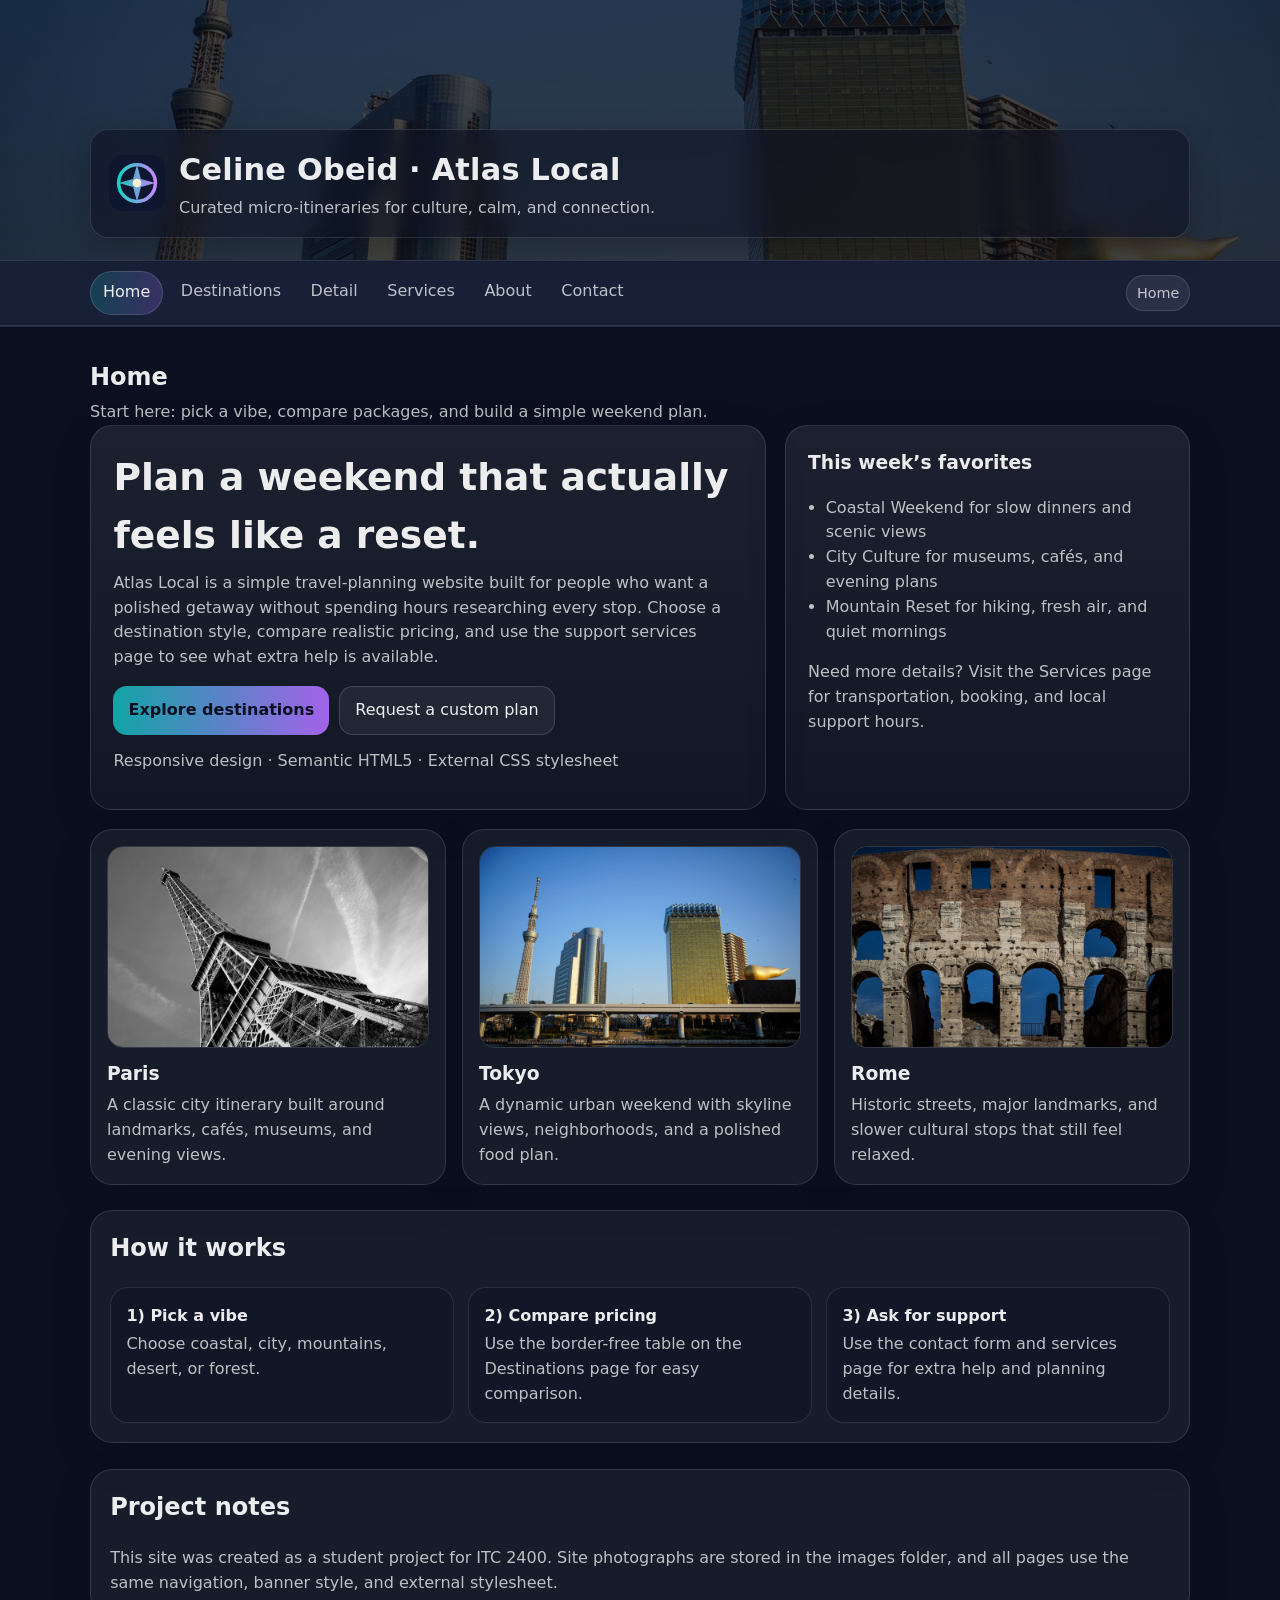
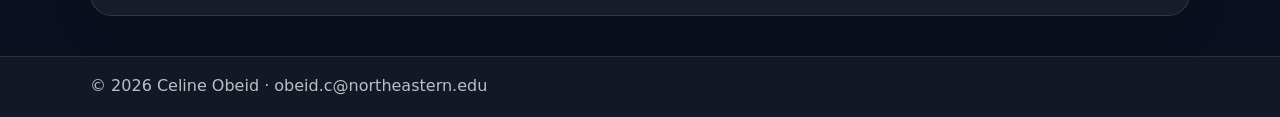
<file: index.html>
<!DOCTYPE html>
<html lang="en">
<head>
  <meta charset="utf-8">
  <meta name="viewport" content="width=device-width, initial-scale=1">
  <title>Atlas Local | Home</title>
  <link rel="stylesheet" href="css/style.css">
</head>
<body>
  <a class="skip-link" href="#main">Skip to main content</a>

  <header class="site-header">
    <div class="banner">
      <div class="container">
        <div class="brand" role="banner" aria-label="Site banner">
          <img src="images/logo.svg" alt="Atlas Local logo">
          <div>
            <h1>Celine Obeid · Atlas Local</h1>
            <p>Curated micro-itineraries for culture, calm, and connection.</p>
          </div>
        </div>
      </div>
    </div>

    <nav class="site-nav" aria-label="Primary navigation">
      <div class="container nav-inner">
        <ul class="nav-list">
          <li><a href="index.html" aria-current="page">Home</a></li>
          <li><a href="destinations.html">Destinations</a></li>
          <li><a href="destination-detail.html">Detail</a></li>
          <li><a href="services.html">Services</a></li>
          <li><a href="about.html">About</a></li>
          <li><a href="contact.html">Contact</a></li>
        </ul>
        <span class="badge">Home</span>
      </div>
    </nav>
  </header>

  <main id="main" class="container">
    <header class="page-title">
      <div>
        <h2>Home</h2>
        <p>Start here: pick a vibe, compare packages, and build a simple weekend plan.</p>
      </div>
    </header>

    <section class="hero" aria-label="Hero section">
      <article class="hero-card">
        <h2>Plan a weekend that actually feels like a reset.</h2>
        <p>Atlas Local is a simple travel-planning website built for people who want a polished getaway without spending hours researching every stop. Choose a destination style, compare realistic pricing, and use the support services page to see what extra help is available.</p>
        <div class="cta-row">
          <a class="btn primary" href="destinations.html">Explore destinations</a>
          <a class="btn" href="contact.html">Request a custom plan</a>
        </div>
        <p class="small" style="margin-top:.9rem;">Responsive design · Semantic HTML5 · External CSS stylesheet</p>
      </article>

      <aside class="hero-card" aria-label="Quick highlights">
        <h3 style="margin-top:0;">This week’s favorites</h3>
        <ul style="margin: .6rem 0 0; padding-left: 1.1rem; color: var(--muted);">
          <li>Coastal Weekend for slow dinners and scenic views</li>
          <li>City Culture for museums, cafés, and evening plans</li>
          <li>Mountain Reset for hiking, fresh air, and quiet mornings</li>
        </ul>
        <p class="small" style="margin-top:1rem;">Need more details? Visit the Services page for transportation, booking, and local support hours.</p>
      </aside>
    </section>

    <section class="card-grid" aria-label="Feature cards">
      <article class="card">
        <figure>
          <img src="images/paris.jpg" alt="Paris city destination photo featuring the Eiffel Tower">
        </figure>
        <h3>Paris</h3>
        <p>A classic city itinerary built around landmarks, cafés, museums, and evening views.</p>
      </article>

      <article class="card">
        <figure>
          <img src="images/tokyo.jpg" alt="Tokyo skyline destination photo by the waterfront">
        </figure>
        <h3>Tokyo</h3>
        <p>A dynamic urban weekend with skyline views, neighborhoods, and a polished food plan.</p>
      </article>

      <article class="card">
        <figure>
          <img src="images/rome.jpg" alt="Rome destination photo featuring the Colosseum">
        </figure>
        <h3>Rome</h3>
        <p>Historic streets, major landmarks, and slower cultural stops that still feel relaxed.</p>
      </article>
    </section>

    <section class="section" aria-label="How it works">
      <h2>How it works</h2>
      <ol class="steps">
        <li class="step"><strong>1) Pick a vibe</strong><span class="small">Choose coastal, city, mountains, desert, or forest.</span></li>
        <li class="step"><strong>2) Compare pricing</strong><span class="small">Use the border-free table on the Destinations page for easy comparison.</span></li>
        <li class="step"><strong>3) Ask for support</strong><span class="small">Use the contact form and services page for extra help and planning details.</span></li>
      </ol>
    </section>

    <section class="section" aria-label="Project notes">
      <h2>Project notes</h2>
      <p class="small" style="margin:0;">This site was created as a student project for ITC 2400. Site photographs are stored in the images folder, and all pages use the same navigation, banner style, and external stylesheet.</p>
    </section>
  </main>

  <footer class="site-footer">
    <div class="container">
      <p>&copy; 2026 Celine Obeid · <a href="mailto:obeid.c@northeastern.edu">obeid.c@northeastern.edu</a></p>
    </div>
  </footer>
</body>
</html>
</file>
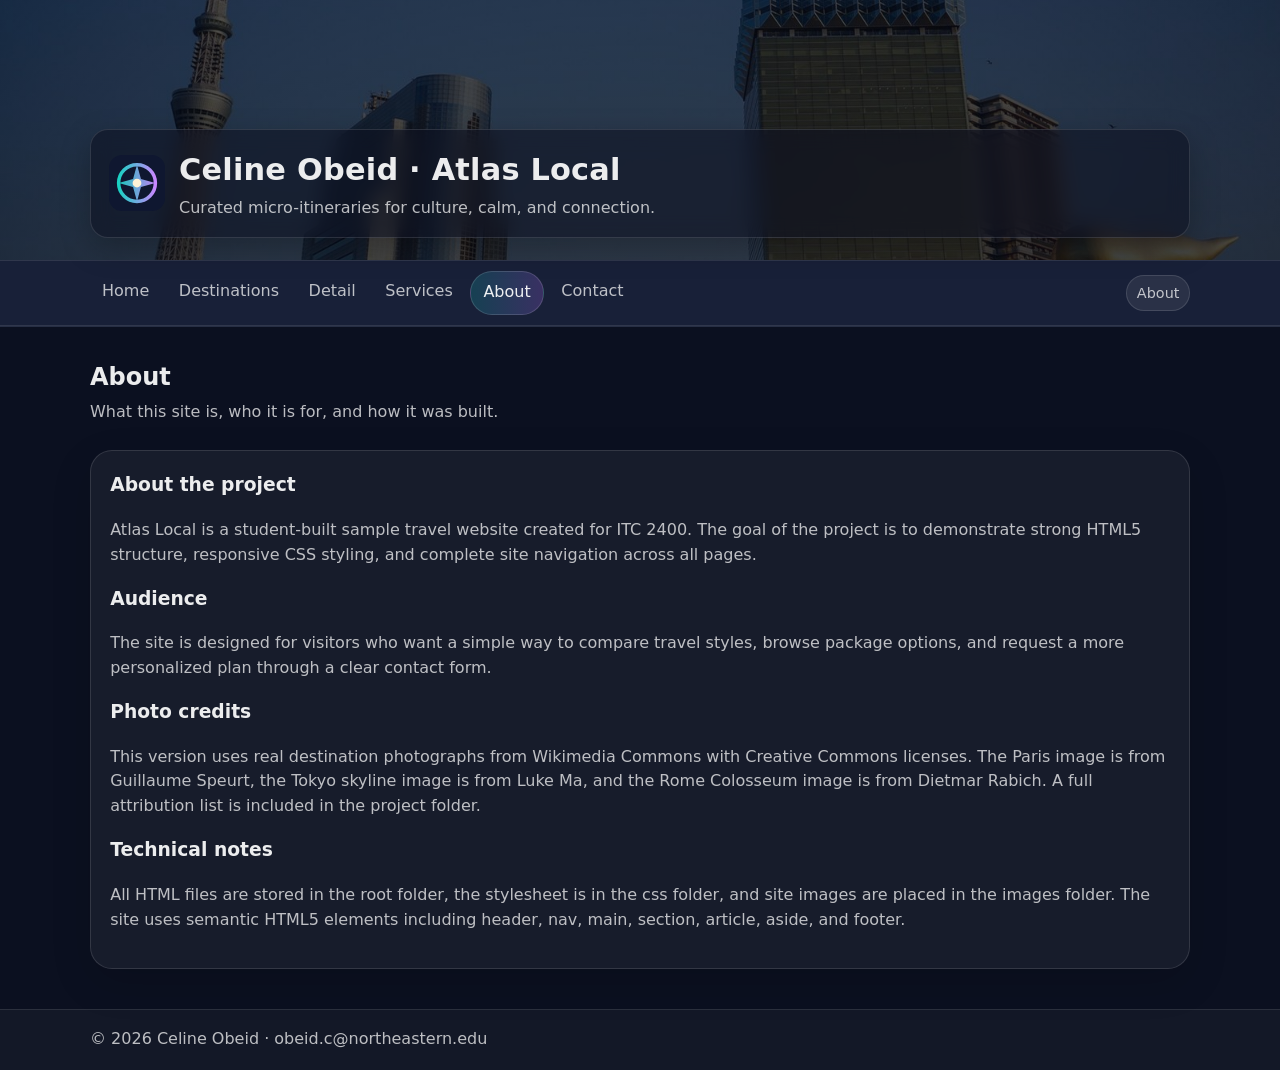
<file: about.html>
<!DOCTYPE html>
<html lang="en">
<head>
  <meta charset="utf-8">
  <meta name="viewport" content="width=device-width, initial-scale=1">
  <title>Atlas Local | About</title>
  <link rel="stylesheet" href="css/style.css">
</head>
<body>
  <a class="skip-link" href="#main">Skip to main content</a>

  <header class="site-header">
    <div class="banner">
      <div class="container">
        <div class="brand" role="banner" aria-label="Site banner">
          <img src="images/logo.svg" alt="Atlas Local logo">
          <div>
            <h1>Celine Obeid · Atlas Local</h1>
            <p>Curated micro-itineraries for culture, calm, and connection.</p>
          </div>
        </div>
      </div>
    </div>

    <nav class="site-nav" aria-label="Primary navigation">
      <div class="container nav-inner">
        <ul class="nav-list">
          <li><a href="index.html">Home</a></li>
          <li><a href="destinations.html">Destinations</a></li>
          <li><a href="destination-detail.html">Detail</a></li>
          <li><a href="services.html">Services</a></li>
          <li><a href="about.html" aria-current="page">About</a></li>
          <li><a href="contact.html">Contact</a></li>
        </ul>
        <span class="badge">About</span>
      </div>
    </nav>
  </header>

  <main id="main" class="container">
    <header class="page-title">
      <div>
        <h2>About</h2>
        <p>What this site is, who it is for, and how it was built.</p>
      </div>
    </header>

    <section class="section" aria-label="About Atlas Local">
      <article>
        <h3>About the project</h3>
        <p class="small">Atlas Local is a student-built sample travel website created for ITC 2400. The goal of the project is to demonstrate strong HTML5 structure, responsive CSS styling, and complete site navigation across all pages.</p>
      </article>

      <article>
        <h3>Audience</h3>
        <p class="small">The site is designed for visitors who want a simple way to compare travel styles, browse package options, and request a more personalized plan through a clear contact form.</p>
      </article>



      <article>
        <h3>Photo credits</h3>
        <p class="small">This version uses real destination photographs from Wikimedia Commons with Creative Commons licenses. The Paris image is from Guillaume Speurt, the Tokyo skyline image is from Luke Ma, and the Rome Colosseum image is from Dietmar Rabich. A full attribution list is included in the project folder.</p>
      </article>

      <article>
        <h3>Technical notes</h3>
        <p class="small">All HTML files are stored in the root folder, the stylesheet is in the css folder, and site images are placed in the images folder. The site uses semantic HTML5 elements including header, nav, main, section, article, aside, and footer.</p>
      </article>
    </section>
  </main>

  <footer class="site-footer">
    <div class="container">
      <p>&copy; 2026 Celine Obeid · <a href="mailto:obeid.c@northeastern.edu">obeid.c@northeastern.edu</a></p>
    </div>
  </footer>
</body>
</html>
</file>
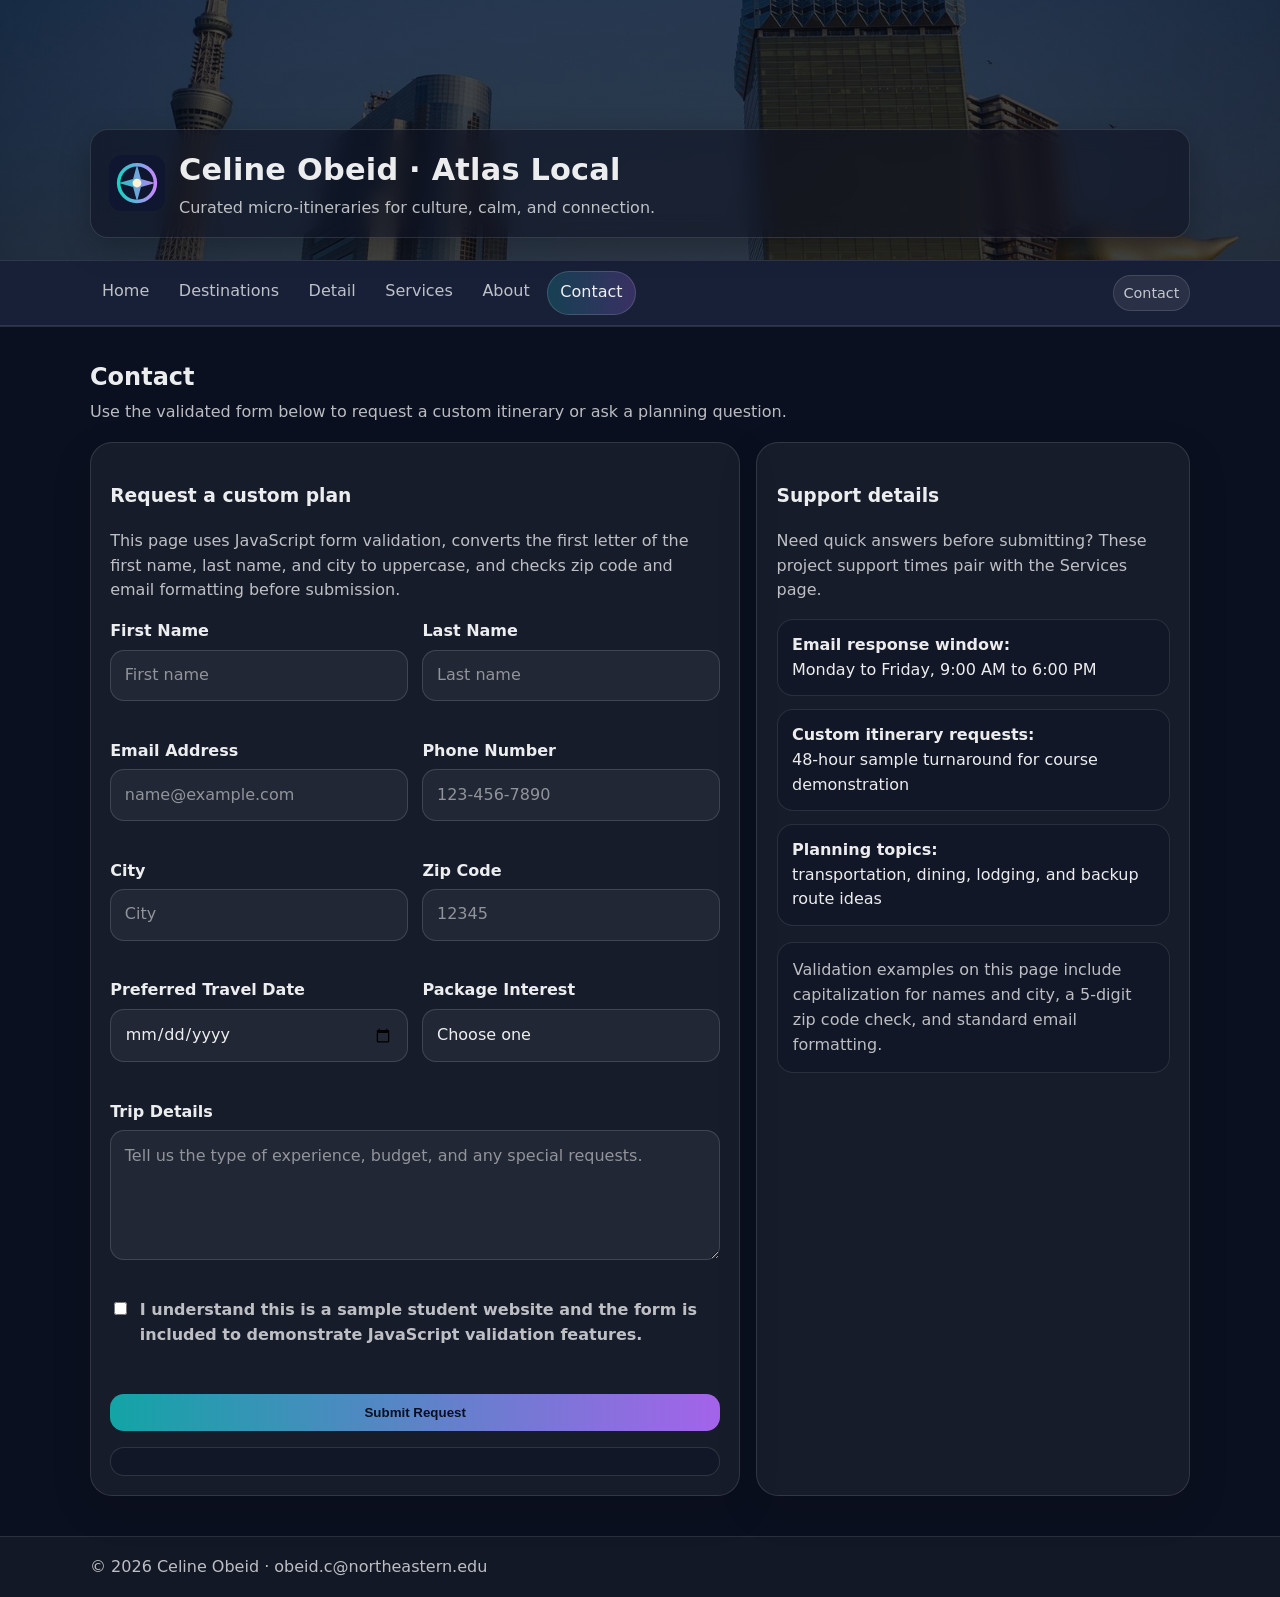
<file: contact.html>
<!DOCTYPE html>
<html lang="en">
<head>
  <meta charset="utf-8">
  <meta name="viewport" content="width=device-width, initial-scale=1">
  <title>Atlas Local | Contact</title>
  <link rel="stylesheet" href="css/style.css">
</head>
<body>
  <a class="skip-link" href="#main">Skip to main content</a>

  <header class="site-header">
    <div class="banner">
      <div class="container">
        <div class="brand" role="banner" aria-label="Site banner">
          <img src="images/logo.svg" alt="Atlas Local logo">
          <div>
            <h1>Celine Obeid · Atlas Local</h1>
            <p>Curated micro-itineraries for culture, calm, and connection.</p>
          </div>
        </div>
      </div>
    </div>

    <nav class="site-nav" aria-label="Primary navigation">
      <div class="container nav-inner">
        <ul class="nav-list">
          <li><a href="index.html">Home</a></li>
          <li><a href="destinations.html">Destinations</a></li>
          <li><a href="destination-detail.html">Detail</a></li>
          <li><a href="services.html">Services</a></li>
          <li><a href="about.html">About</a></li>
          <li><a href="contact.html" aria-current="page">Contact</a></li>
        </ul>
        <span class="badge">Contact</span>
      </div>
    </nav>
  </header>

  <main id="main" class="container">
    <header class="page-title">
      <div>
        <h2>Contact</h2>
        <p>Use the validated form below to request a custom itinerary or ask a planning question.</p>
      </div>
    </header>

    <section class="contact-grid" aria-label="Contact form and support details">
      <article class="contact-panel">
        <h3>Request a custom plan</h3>
        <p class="form-note">This page uses JavaScript form validation, converts the first letter of the first name, last name, and city to uppercase, and checks zip code and email formatting before submission.</p>

        <form id="contactForm" action="#" method="post" novalidate>
          <div class="form-grid">
            <div class="field">
              <label for="firstname">First Name</label>
              <input type="text" id="firstname" name="firstname" placeholder="First name" required>
              <p class="error-message" id="firstnameError"></p>
            </div>

            <div class="field">
              <label for="lastname">Last Name</label>
              <input type="text" id="lastname" name="lastname" placeholder="Last name" required>
              <p class="error-message" id="lastnameError"></p>
            </div>

            <div class="field">
              <label for="email">Email Address</label>
              <input type="email" id="email" name="email" placeholder="name@example.com" required>
              <p class="error-message" id="emailError"></p>
            </div>

            <div class="field">
              <label for="phone">Phone Number</label>
              <input type="tel" id="phone" name="phone" placeholder="123-456-7890" pattern="[0-9]{3}-[0-9]{3}-[0-9]{4}" required>
              <p class="error-message" id="phoneError"></p>
            </div>

            <div class="field">
              <label for="city">City</label>
              <input type="text" id="city" name="city" placeholder="City" required>
              <p class="error-message" id="cityError"></p>
            </div>

            <div class="field">
              <label for="zipcode">Zip Code</label>
              <input type="text" id="zipcode" name="zipcode" placeholder="12345" maxlength="5" required>
              <p class="error-message" id="zipcodeError"></p>
            </div>

            <div class="field">
              <label for="traveldate">Preferred Travel Date</label>
              <input type="date" id="traveldate" name="traveldate" required>
              <p class="error-message" id="traveldateError"></p>
            </div>

            <div class="field">
              <label for="package">Package Interest</label>
              <select id="package" name="package" required>
                <option value="">Choose one</option>
                <option value="essentials">Essentials</option>
                <option value="plus">Plus</option>
                <option value="premium">Premium</option>
                <option value="custom">Custom</option>
              </select>
              <p class="error-message" id="packageError"></p>
            </div>

            <div class="field field-full">
              <label for="message">Trip Details</label>
              <textarea id="message" name="message" placeholder="Tell us the type of experience, budget, and any special requests." required></textarea>
              <p class="error-message" id="messageError"></p>
            </div>

            <div class="field-full checkbox-row">
              <input type="checkbox" id="agree" name="agree" required>
              <label for="agree" class="small">I understand this is a sample student website and the form is included to demonstrate JavaScript validation features.</label>
            </div>
            <p class="error-message field-full" id="agreeError"></p>

            <div class="field-full">
              <button class="btn primary" type="submit">Submit Request</button>
            </div>
          </div>

          <p id="formStatus" class="status-message" aria-live="polite"></p>
        </form>
      </article>

      <aside class="info-panel">
        <h3>Support details</h3>
        <p class="small">Need quick answers before submitting? These project support times pair with the Services page.</p>
        <ul class="info-list">
          <li><strong>Email response window:</strong><br>Monday to Friday, 9:00 AM to 6:00 PM</li>
          <li><strong>Custom itinerary requests:</strong><br>48-hour sample turnaround for course demonstration</li>
          <li><strong>Planning topics:</strong><br>transportation, dining, lodging, and backup route ideas</li>
        </ul>
        <div class="service-note">
          <p class="small" style="margin:0;">Validation examples on this page include capitalization for names and city, a 5-digit zip code check, and standard email formatting.</p>
        </div>
      </aside>
    </section>
  </main>

  <footer class="site-footer">
    <div class="container">
      <p>&copy; 2026 Celine Obeid · <a href="mailto:obeid.c@northeastern.edu">obeid.c@northeastern.edu</a></p>
    </div>
  </footer>

  <script src="js/validation.js"></script>
</body>
</html>
</file>
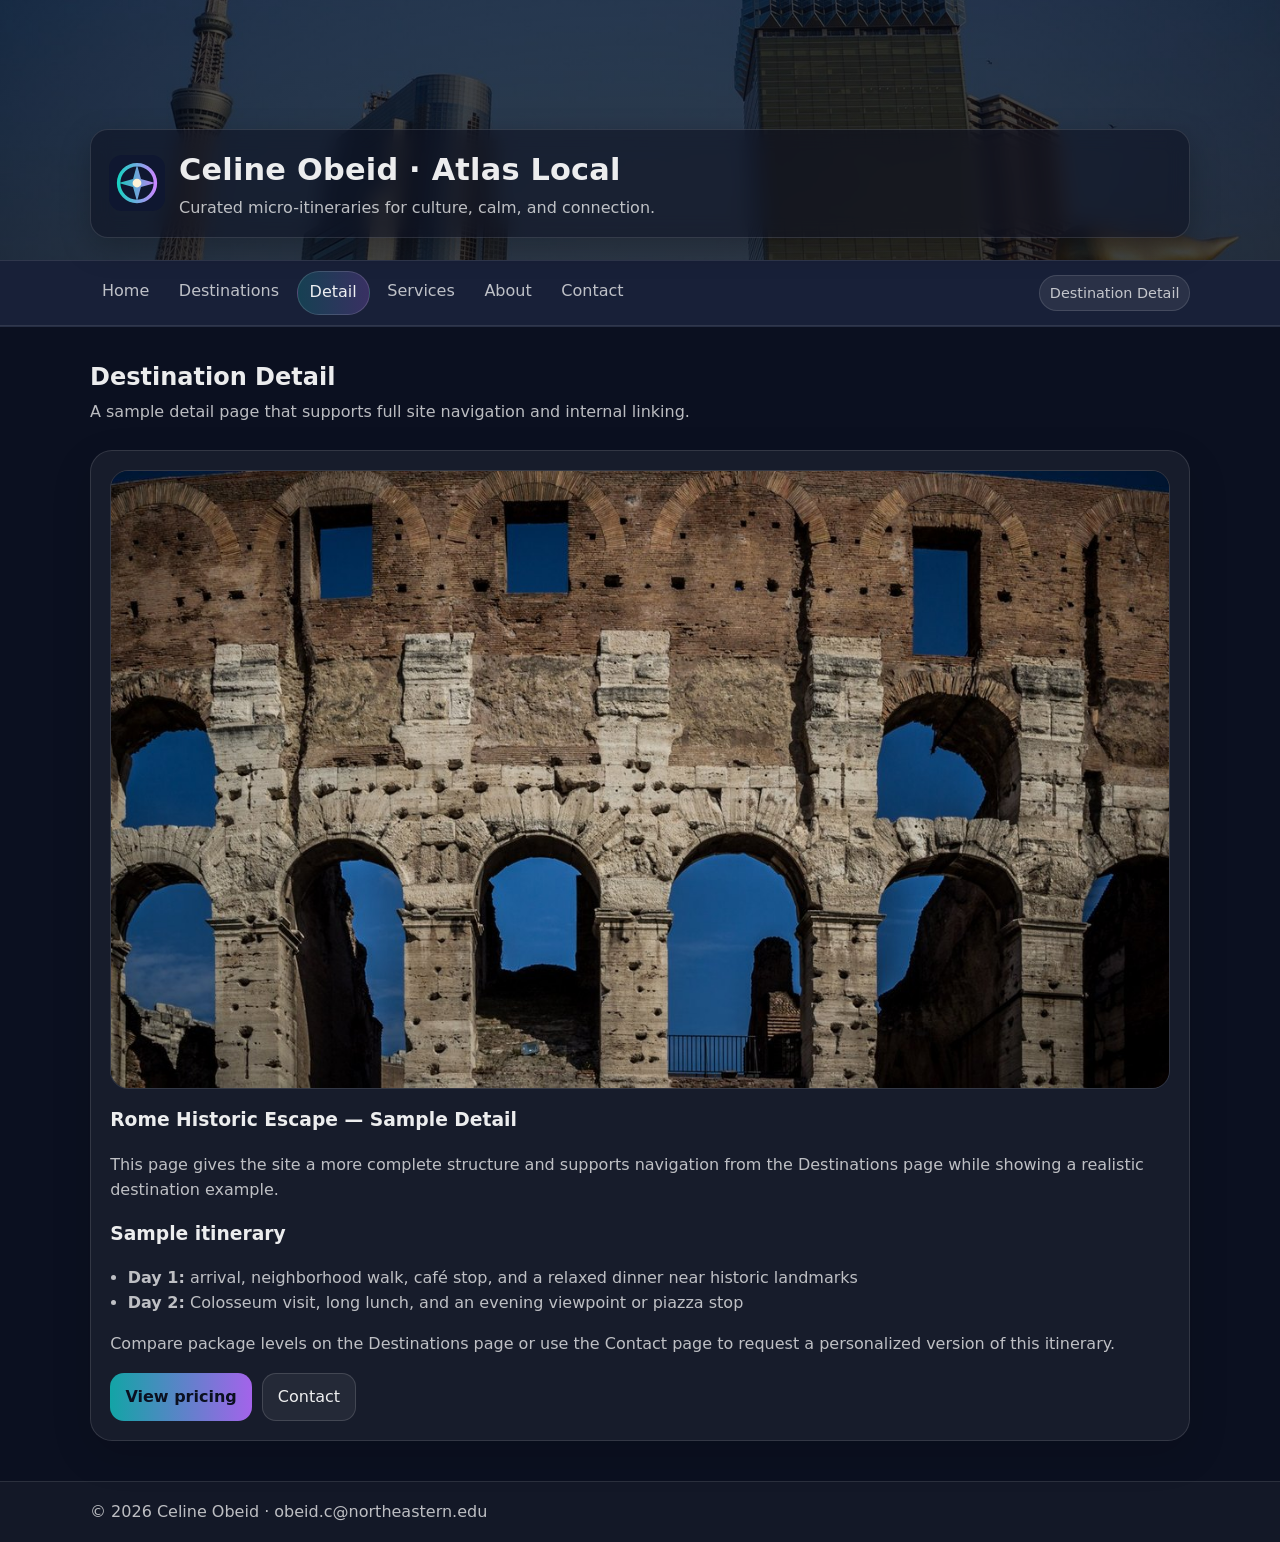
<file: destination-detail.html>
<!DOCTYPE html>
<html lang="en">
<head>
  <meta charset="utf-8">
  <meta name="viewport" content="width=device-width, initial-scale=1">
  <title>Atlas Local | Destination Detail</title>
  <link rel="stylesheet" href="css/style.css">
</head>
<body>
  <a class="skip-link" href="#main">Skip to main content</a>

  <header class="site-header">
    <div class="banner">
      <div class="container">
        <div class="brand" role="banner" aria-label="Site banner">
          <img src="images/logo.svg" alt="Atlas Local logo">
          <div>
            <h1>Celine Obeid · Atlas Local</h1>
            <p>Curated micro-itineraries for culture, calm, and connection.</p>
          </div>
        </div>
      </div>
    </div>

    <nav class="site-nav" aria-label="Primary navigation">
      <div class="container nav-inner">
        <ul class="nav-list">
          <li><a href="index.html">Home</a></li>
          <li><a href="destinations.html">Destinations</a></li>
          <li><a href="destination-detail.html" aria-current="page">Detail</a></li>
          <li><a href="services.html">Services</a></li>
          <li><a href="about.html">About</a></li>
          <li><a href="contact.html">Contact</a></li>
        </ul>
        <span class="badge">Destination Detail</span>
      </div>
    </nav>
  </header>

  <main id="main" class="container">
    <header class="page-title">
      <div>
        <h2>Destination Detail</h2>
        <p>A sample detail page that supports full site navigation and internal linking.</p>
      </div>
    </header>

    <article class="section" aria-label="Destination detail">
      <figure style="margin:0 0 1rem; border-radius:18px; overflow:hidden; border:1px solid rgba(255,255,255,0.12);">
        <img src="images/rome-detail.jpg" alt="Rome destination photo featuring the Colosseum for the sample itinerary">
      </figure>
      <header>
        <h3>Rome Historic Escape — Sample Detail</h3>
        <p class="small">This page gives the site a more complete structure and supports navigation from the Destinations page while showing a realistic destination example.</p>
      </header>

      <section aria-label="Sample itinerary">
        <h3>Sample itinerary</h3>
        <ul style="color:var(--muted); padding-left:1.1rem;">
          <li><strong>Day 1:</strong> arrival, neighborhood walk, café stop, and a relaxed dinner near historic landmarks</li>
          <li><strong>Day 2:</strong> Colosseum visit, long lunch, and an evening viewpoint or piazza stop</li>
        </ul>
      </section>

      <section aria-label="Call to action">
        <p class="small">Compare package levels on the Destinations page or use the Contact page to request a personalized version of this itinerary.</p>
        <div class="cta-row">
          <a class="btn primary" href="destinations.html">View pricing</a>
          <a class="btn" href="contact.html">Contact</a>
        </div>
      </section>
    </article>
  </main>

  <footer class="site-footer">
    <div class="container">
      <p>&copy; 2026 Celine Obeid · <a href="mailto:obeid.c@northeastern.edu">obeid.c@northeastern.edu</a></p>
    </div>
  </footer>
</body>
</html>
</file>
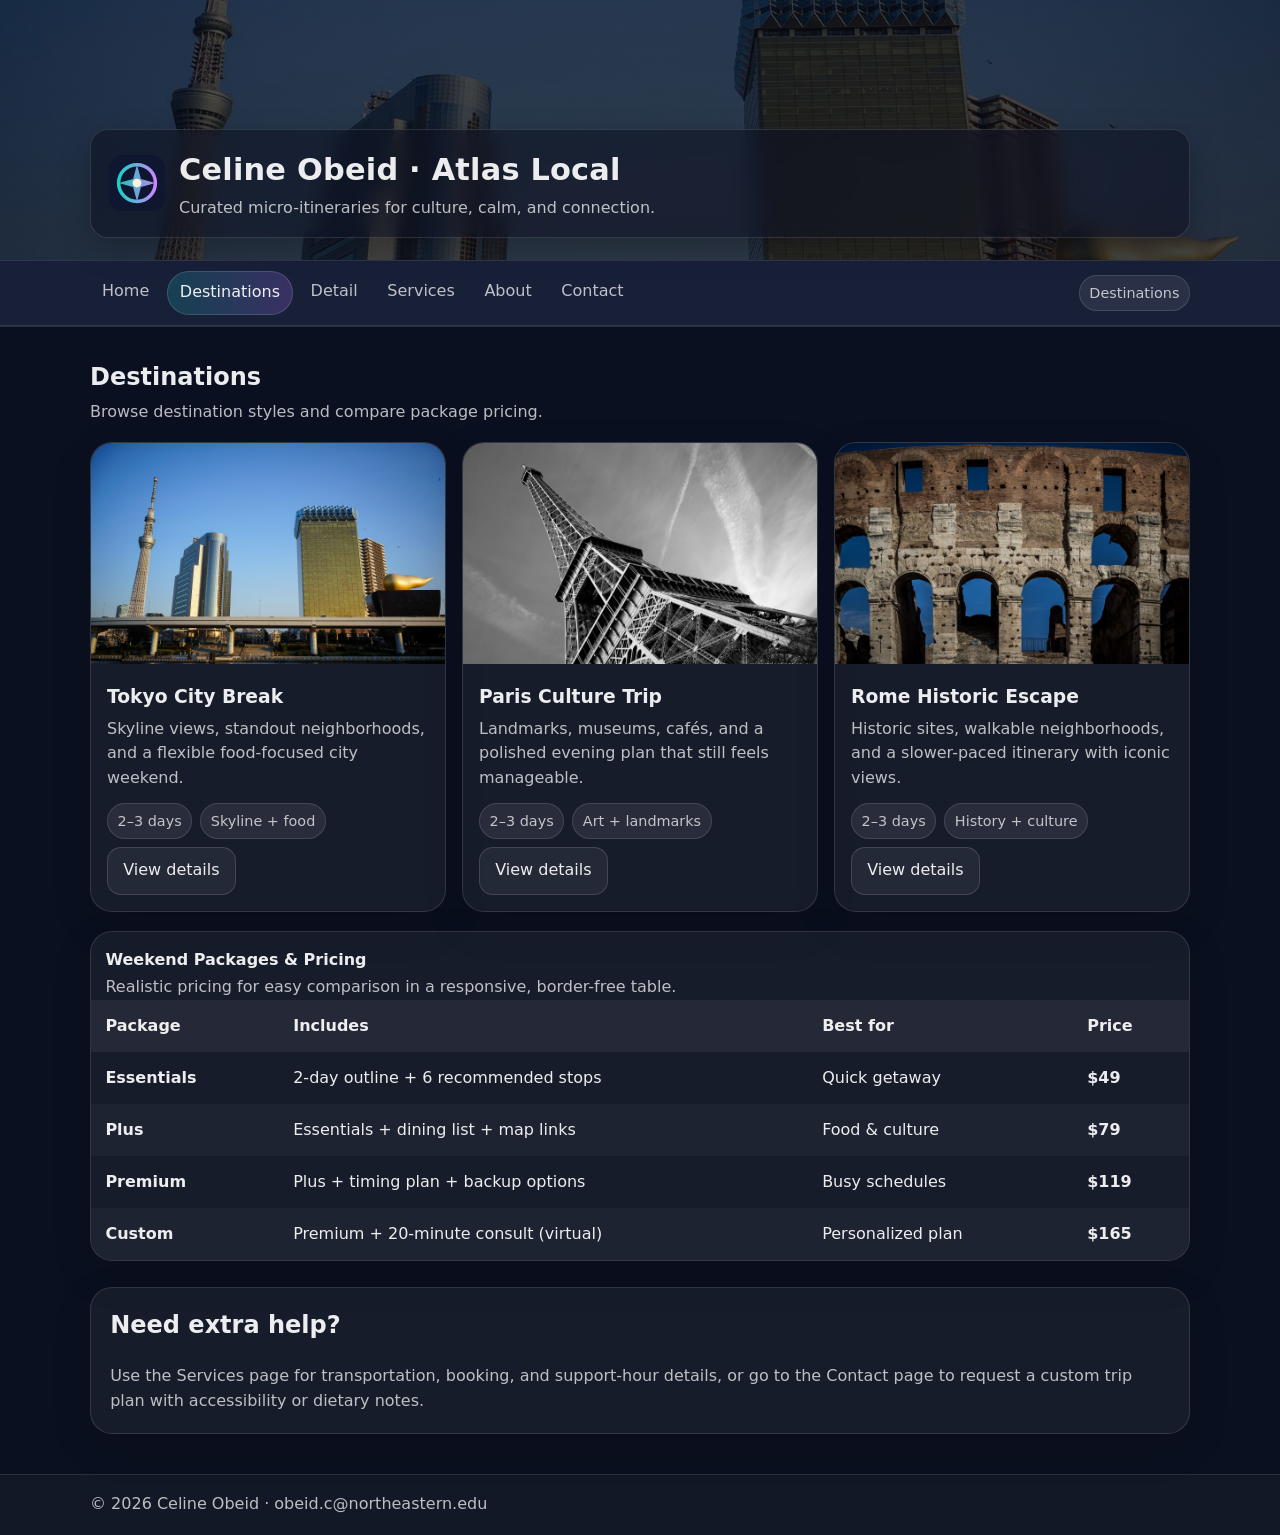
<file: destinations.html>
<!DOCTYPE html>
<html lang="en">
<head>
  <meta charset="utf-8">
  <meta name="viewport" content="width=device-width, initial-scale=1">
  <title>Atlas Local | Destinations</title>
  <link rel="stylesheet" href="css/style.css">
</head>
<body>
  <a class="skip-link" href="#main">Skip to main content</a>

  <header class="site-header">
    <div class="banner">
      <div class="container">
        <div class="brand" role="banner" aria-label="Site banner">
          <img src="images/logo.svg" alt="Atlas Local logo">
          <div>
            <h1>Celine Obeid · Atlas Local</h1>
            <p>Curated micro-itineraries for culture, calm, and connection.</p>
          </div>
        </div>
      </div>
    </div>

    <nav class="site-nav" aria-label="Primary navigation">
      <div class="container nav-inner">
        <ul class="nav-list">
          <li><a href="index.html">Home</a></li>
          <li><a href="destinations.html" aria-current="page">Destinations</a></li>
          <li><a href="destination-detail.html">Detail</a></li>
          <li><a href="services.html">Services</a></li>
          <li><a href="about.html">About</a></li>
          <li><a href="contact.html">Contact</a></li>
        </ul>
        <span class="badge">Destinations</span>
      </div>
    </nav>
  </header>

  <main id="main" class="container">
    <header class="page-title">
      <div>
        <h2>Destinations</h2>
        <p>Browse destination styles and compare package pricing.</p>
      </div>
    </header>

    <section class="offer-grid" aria-label="Destination offerings">
      <article class="offer">
        <img src="images/tokyo.jpg" alt="Tokyo skyline destination photo">
        <div class="body">
          <h3>Tokyo City Break</h3>
          <p>Skyline views, standout neighborhoods, and a flexible food-focused city weekend.</p>
          <div class="meta">
            <span class="badge">2–3 days</span>
            <span class="badge">Skyline + food</span>
            <a class="btn" href="destination-detail.html">View details</a>
          </div>
        </div>
      </article>

      <article class="offer">
        <img src="images/paris.jpg" alt="Paris destination photo featuring the Eiffel Tower">
        <div class="body">
          <h3>Paris Culture Trip</h3>
          <p>Landmarks, museums, cafés, and a polished evening plan that still feels manageable.</p>
          <div class="meta">
            <span class="badge">2–3 days</span>
            <span class="badge">Art + landmarks</span>
            <a class="btn" href="destination-detail.html">View details</a>
          </div>
        </div>
      </article>

      <article class="offer">
        <img src="images/rome.jpg" alt="Rome destination photo featuring the Colosseum">
        <div class="body">
          <h3>Rome Historic Escape</h3>
          <p>Historic sites, walkable neighborhoods, and a slower-paced itinerary with iconic views.</p>
          <div class="meta">
            <span class="badge">2–3 days</span>
            <span class="badge">History + culture</span>
            <a class="btn" href="destination-detail.html">View details</a>
          </div>
        </div>
      </article>
    </section>

    <section class="table-wrap" aria-label="Pricing table section">
      <div class="table-scroll">
        <table>
          <caption>
            Weekend Packages &amp; Pricing
            <span class="caption-sub">Realistic pricing for easy comparison in a responsive, border-free table.</span>
          </caption>
          <thead>
            <tr>
              <th scope="col">Package</th>
              <th scope="col">Includes</th>
              <th scope="col">Best for</th>
              <th scope="col">Price</th>
            </tr>
          </thead>
          <tbody>
            <tr>
              <th scope="row">Essentials</th>
              <td data-label="Includes">2-day outline + 6 recommended stops</td>
              <td data-label="Best for">Quick getaway</td>
              <td class="price" data-label="Price">$49</td>
            </tr>
            <tr>
              <th scope="row">Plus</th>
              <td data-label="Includes">Essentials + dining list + map links</td>
              <td data-label="Best for">Food &amp; culture</td>
              <td class="price" data-label="Price">$79</td>
            </tr>
            <tr>
              <th scope="row">Premium</th>
              <td data-label="Includes">Plus + timing plan + backup options</td>
              <td data-label="Best for">Busy schedules</td>
              <td class="price" data-label="Price">$119</td>
            </tr>
            <tr>
              <th scope="row">Custom</th>
              <td data-label="Includes">Premium + 20-minute consult (virtual)</td>
              <td data-label="Best for">Personalized plan</td>
              <td class="price" data-label="Price">$165</td>
            </tr>
          </tbody>
        </table>
      </div>
    </section>

    <section class="section" aria-label="Notes about destination planning">
      <h2>Need extra help?</h2>
      <p class="small" style="margin-bottom:0;">Use the Services page for transportation, booking, and support-hour details, or go to the Contact page to request a custom trip plan with accessibility or dietary notes.</p>
    </section>
  </main>

  <footer class="site-footer">
    <div class="container">
      <p>&copy; 2026 Celine Obeid · <a href="mailto:obeid.c@northeastern.edu">obeid.c@northeastern.edu</a></p>
    </div>
  </footer>
</body>
</html>
</file>
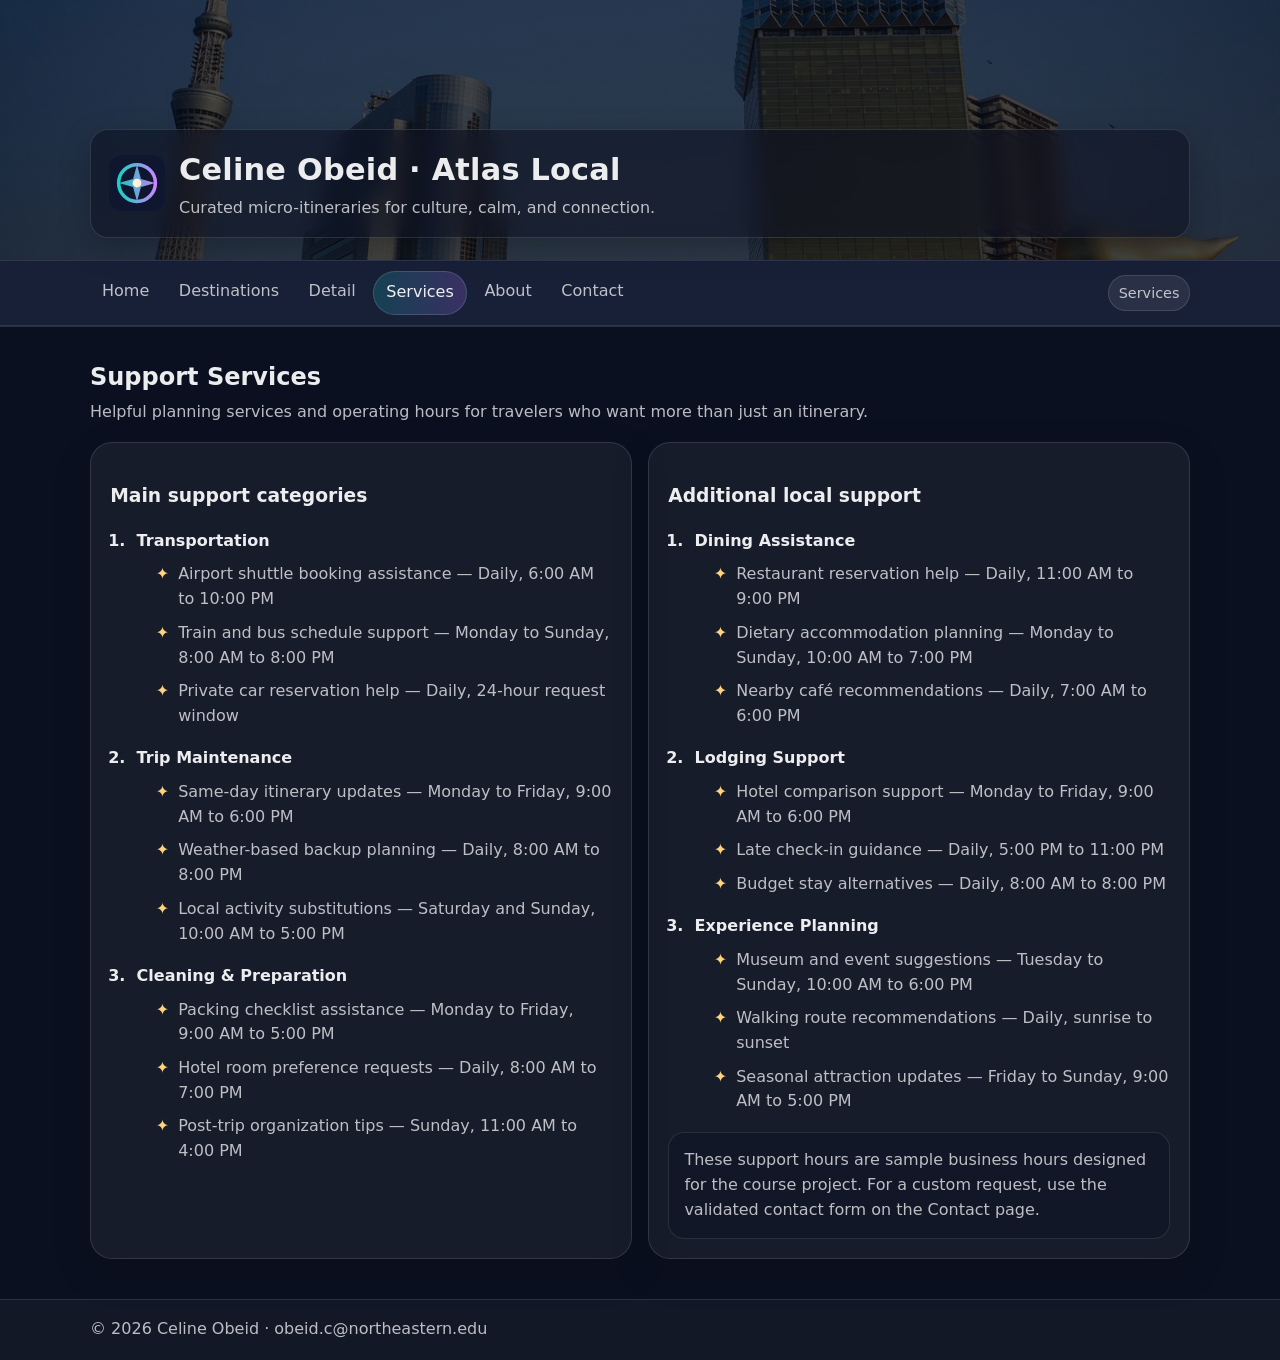
<file: services.html>
<!DOCTYPE html>
<html lang="en">
<head>
  <meta charset="utf-8">
  <meta name="viewport" content="width=device-width, initial-scale=1">
  <title>Atlas Local | Support Services</title>
  <link rel="stylesheet" href="css/style.css">
</head>
<body>
  <a class="skip-link" href="#main">Skip to main content</a>

  <header class="site-header">
    <div class="banner">
      <div class="container">
        <div class="brand" role="banner" aria-label="Site banner">
          <img src="images/logo.svg" alt="Atlas Local logo">
          <div>
            <h1>Celine Obeid · Atlas Local</h1>
            <p>Curated micro-itineraries for culture, calm, and connection.</p>
          </div>
        </div>
      </div>
    </div>

    <nav class="site-nav" aria-label="Primary navigation">
      <div class="container nav-inner">
        <ul class="nav-list">
          <li><a href="index.html">Home</a></li>
          <li><a href="destinations.html">Destinations</a></li>
          <li><a href="destination-detail.html">Detail</a></li>
          <li><a href="services.html" aria-current="page">Services</a></li>
          <li><a href="about.html">About</a></li>
          <li><a href="contact.html">Contact</a></li>
        </ul>
        <span class="badge">Services</span>
      </div>
    </nav>
  </header>

  <main id="main" class="container">
    <header class="page-title">
      <div>
        <h2>Support Services</h2>
        <p>Helpful planning services and operating hours for travelers who want more than just an itinerary.</p>
      </div>
    </header>

    <section class="service-layout" aria-label="Support services layout">
      <article class="service-card">
        <h3>Main support categories</h3>
        <ol class="services-list">
          <li>Transportation
            <ul>
              <li>Airport shuttle booking assistance — Daily, 6:00 AM to 10:00 PM</li>
              <li>Train and bus schedule support — Monday to Sunday, 8:00 AM to 8:00 PM</li>
              <li>Private car reservation help — Daily, 24-hour request window</li>
            </ul>
          </li>
          <li>Trip Maintenance
            <ul>
              <li>Same-day itinerary updates — Monday to Friday, 9:00 AM to 6:00 PM</li>
              <li>Weather-based backup planning — Daily, 8:00 AM to 8:00 PM</li>
              <li>Local activity substitutions — Saturday and Sunday, 10:00 AM to 5:00 PM</li>
            </ul>
          </li>
          <li>Cleaning &amp; Preparation
            <ul>
              <li>Packing checklist assistance — Monday to Friday, 9:00 AM to 5:00 PM</li>
              <li>Hotel room preference requests — Daily, 8:00 AM to 7:00 PM</li>
              <li>Post-trip organization tips — Sunday, 11:00 AM to 4:00 PM</li>
            </ul>
          </li>
        </ol>
      </article>

      <article class="service-card">
        <h3>Additional local support</h3>
        <ol class="services-list">
          <li>Dining Assistance
            <ul>
              <li>Restaurant reservation help — Daily, 11:00 AM to 9:00 PM</li>
              <li>Dietary accommodation planning — Monday to Sunday, 10:00 AM to 7:00 PM</li>
              <li>Nearby café recommendations — Daily, 7:00 AM to 6:00 PM</li>
            </ul>
          </li>
          <li>Lodging Support
            <ul>
              <li>Hotel comparison support — Monday to Friday, 9:00 AM to 6:00 PM</li>
              <li>Late check-in guidance — Daily, 5:00 PM to 11:00 PM</li>
              <li>Budget stay alternatives — Daily, 8:00 AM to 8:00 PM</li>
            </ul>
          </li>
          <li>Experience Planning
            <ul>
              <li>Museum and event suggestions — Tuesday to Sunday, 10:00 AM to 6:00 PM</li>
              <li>Walking route recommendations — Daily, sunrise to sunset</li>
              <li>Seasonal attraction updates — Friday to Sunday, 9:00 AM to 5:00 PM</li>
            </ul>
          </li>
        </ol>

        <aside class="service-note">
          <p class="small" style="margin:0;">These support hours are sample business hours designed for the course project. For a custom request, use the validated contact form on the Contact page.</p>
        </aside>
      </article>
    </section>
  </main>

  <footer class="site-footer">
    <div class="container">
      <p>&copy; 2026 Celine Obeid · <a href="mailto:obeid.c@northeastern.edu">obeid.c@northeastern.edu</a></p>
    </div>
  </footer>
</body>
</html>
</file>
<file: css/style.css>
/* =========================================================
   Atlas Local — Signature Assignment (Deliverable 3)
   Author: Celine Obeid
   Purpose: Responsive multi-page HTML5 website with
   validated contact form and support services page.
   ========================================================= */

/* ---------- Reset & Base ---------- */
*,
*::before,
*::after { box-sizing: border-box; }

:root{
  --bg: #0b1020;
  --surface: #0f1730;
  --card: rgba(255,255,255,0.06);
  --text: rgba(255,255,255,0.92);
  --muted: rgba(255,255,255,0.72);
  --accent: #12b3b3;
  --accent2: #b36bff;
  --accent3: #ffd27d;
  --ring: rgba(18,179,179,0.35);
  --max: 1100px;
}

html { scroll-behavior: smooth; }
body{
  margin: 0;
  font-family: system-ui, -apple-system, Segoe UI, Roboto, Helvetica, Arial, sans-serif;
  color: var(--text);
  background: radial-gradient(1200px 500px at 75% -10%, rgba(179,107,255,0.25), transparent 60%),
              radial-gradient(900px 400px at 20% -20%, rgba(18,179,179,0.22), transparent 60%),
              var(--bg);
  line-height: 1.55;
}

img{ max-width: 100%; height: auto; display: block; }

a{ color: inherit; text-decoration: none; }
a:focus-visible,
button:focus-visible,
input:focus-visible,
select:focus-visible,
textarea:focus-visible{
  outline: 3px solid var(--ring);
  outline-offset: 3px;
  border-radius: 10px;
}

/* ---------- Layout helpers ---------- */
.container{
  width: min(var(--max), calc(100% - 2rem));
  margin: 0 auto;
}

.skip-link{
  position: absolute;
  left: -999px;
  top: 0;
  background: #fff;
  color: #000;
  padding: .6rem .8rem;
  border-radius: 10px;
}
.skip-link:focus{ left: 1rem; top: 1rem; z-index: 999; }

/* ---------- Banner/Header ---------- */
.site-header{
  position: relative;
  overflow: hidden;
  border-bottom: 1px solid rgba(255,255,255,0.10);
  background: var(--surface);
}
.banner{
  min-height: 260px;
  display: grid;
  align-items: end;
  padding: 1.2rem 0 1.4rem;
  background-image: linear-gradient(rgba(11,16,32,0.42), rgba(11,16,32,0.52)), url("../images/banner.jpg");
  background-size: cover;
  background-repeat: no-repeat;
  background-position: center;
}
.brand{
  display: flex;
  gap: 0.9rem;
  align-items: center;
  padding: 1rem 1.1rem;
  border-radius: 18px;
  background: rgba(11,16,32,0.55);
  backdrop-filter: blur(10px);
  border: 1px solid rgba(255,255,255,0.12);
  box-shadow: 0 10px 30px rgba(0,0,0,0.25);
}
.brand img{ width: 56px; height: 56px; }
.brand h1{
  margin: 0;
  font-size: clamp(1.2rem, 1.4vw + 1rem, 1.9rem);
  letter-spacing: 0.2px;
}
.brand p{ margin: 0.15rem 0 0; color: var(--muted); }

/* ---------- Navigation ---------- */
.site-nav{
  background: rgba(255,255,255,0.04);
  border-top: 1px solid rgba(255,255,255,0.10);
  border-bottom: 1px solid rgba(255,255,255,0.10);
}
.nav-inner{
  display: flex;
  align-items: center;
  justify-content: space-between;
  padding: 0.6rem 0;
  gap: 1rem;
}
.nav-list{
  list-style: none;
  margin: 0;
  padding: 0;
  display: flex;
  flex-wrap: wrap;
  gap: .35rem;
}
.nav-list a{
  display: inline-block;
  padding: .55rem .75rem;
  border-radius: 999px;
  color: var(--muted);
  transition: transform 160ms ease, background-color 160ms ease, color 160ms ease;
}
.nav-list a:hover{
  background: rgba(255,255,255,0.08);
  color: var(--text);
  transform: translateY(-1px);
}
.nav-list a[aria-current="page"]{
  background: linear-gradient(90deg, rgba(18,179,179,0.22), rgba(179,107,255,0.22));
  color: var(--text);
  border: 1px solid rgba(255,255,255,0.14);
}

/* ---------- Main ---------- */
main{ padding: 2rem 0 2.5rem; }
.page-title{
  display: flex;
  align-items: baseline;
  justify-content: space-between;
  gap: 1rem;
  flex-wrap: wrap;
}
.page-title h2{ margin: 0; }
.page-title p{ margin: .25rem 0 0; color: var(--muted); }

.hero{
  display: grid;
  grid-template-columns: 1.25fr 0.75fr;
  gap: 1.2rem;
  align-items: stretch;
}
.hero-card,
.section,
.card,
.offer,
.table-wrap,
.contact-panel,
.info-panel,
.service-card{
  border-radius: 22px;
  border: 1px solid rgba(255,255,255,0.12);
  background: rgba(255,255,255,0.05);
  box-shadow: 0 14px 40px rgba(0,0,0,0.14);
}
.hero-card{
  padding: 1.4rem 1.4rem 1.2rem;
  background: linear-gradient(180deg, rgba(255,255,255,0.07), rgba(255,255,255,0.03));
}
.hero h2{ margin: 0 0 .4rem; font-size: clamp(1.6rem, 2vw + 1rem, 2.35rem); }
.hero p{ margin: 0 0 1rem; color: var(--muted); max-width: 60ch; }

.cta-row{
  display: flex;
  flex-wrap: wrap;
  gap: .6rem;
  margin-top: .2rem;
}
.btn{
  display: inline-flex;
  align-items: center;
  justify-content: center;
  gap: .5rem;
  padding: .68rem .95rem;
  border-radius: 14px;
  border: 1px solid rgba(255,255,255,0.14);
  background: rgba(255,255,255,0.06);
  color: var(--text);
  cursor: pointer;
  transition: transform 160ms ease, box-shadow 160ms ease, background-color 160ms ease;
}
.btn:hover{
  transform: translateY(-2px);
  background: rgba(255,255,255,0.09);
  box-shadow: 0 12px 26px rgba(0,0,0,0.18);
}
.btn.primary{
  border: 0;
  background: linear-gradient(90deg, rgba(18,179,179,0.9), rgba(179,107,255,0.9));
  color: #0b1020;
  font-weight: 700;
}
.badge{
  display: inline-flex;
  padding: .35rem .6rem;
  border-radius: 999px;
  background: rgba(255,255,255,0.08);
  color: var(--muted);
  border: 1px solid rgba(255,255,255,0.12);
  font-size: .9rem;
}
.small{ color: var(--muted); }

/* ---------- Cards ---------- */
.card-grid{
  margin-top: 1.2rem;
  display: grid;
  grid-template-columns: repeat(3, 1fr);
  gap: 1rem;
}
.card{
  padding: 1rem;
}
.card h3{ margin: .7rem 0 .3rem; }
.card p{ margin: 0; color: var(--muted); }
.card figure{ margin: 0; border-radius: 16px; overflow: hidden; border: 1px solid rgba(255,255,255,0.12); }

.section{
  margin-top: 1.6rem;
  padding: 1.2rem;
}
.section h2,
.section h3{ margin-top: 0; }
.steps{
  display: grid;
  grid-template-columns: repeat(3, 1fr);
  gap: .9rem;
  margin: .8rem 0 0;
  padding: 0;
  list-style: none;
}
.step{
  padding: .95rem;
  border-radius: 18px;
  background: rgba(11,16,32,0.35);
  border: 1px solid rgba(255,255,255,0.10);
}
.step strong{ display: block; margin-bottom: .25rem; }

/* ---------- Offerings / Pricing ---------- */
.offer-grid{
  margin-top: 1.1rem;
  display: grid;
  grid-template-columns: repeat(3, 1fr);
  gap: 1rem;
}
.offer{
  overflow: hidden;
}
.offer .body{ padding: 1rem; }
.offer h3{ margin: .1rem 0 .35rem; }
.offer p{ margin: 0; color: var(--muted); }
.offer .meta{ display: flex; flex-wrap: wrap; gap: .5rem; margin-top: .75rem; }

.table-wrap{
  margin-top: 1.2rem;
  overflow: hidden;
}
.table-scroll{ overflow-x: auto; }
table{
  width: 100%;
  border-collapse: collapse;
  min-width: 0;
}
th, td{
  padding: .85rem .9rem;
  text-align: left;
}
thead th{
  background: rgba(255,255,255,0.06);
  font-weight: 700;
}
tbody tr:nth-child(even){
  background: rgba(255,255,255,0.03);
}
td.price{
  font-weight: 700;
  white-space: nowrap;
}
caption{
  caption-side: top;
  text-align: left;
  padding: 1rem .9rem 0;
  font-weight: 700;
}
.caption-sub{
  display: block;
  font-weight: 400;
  color: var(--muted);
  margin-top: .15rem;
}

/* ---------- Contact Form ---------- */
.contact-grid{
  display: grid;
  grid-template-columns: 1.2fr .8fr;
  gap: 1rem;
  margin-top: 1.1rem;
}
.contact-panel,
.info-panel{
  padding: 1.2rem;
}
.form-grid{
  display: grid;
  grid-template-columns: repeat(2, minmax(0, 1fr));
  gap: .9rem;
}
.field,
.field-full{
  display: grid;
  gap: .35rem;
}
.field-full{ grid-column: 1 / -1; }
label{ font-weight: 600; }
input,
select,
textarea{
  width: 100%;
  padding: .78rem .85rem;
  border-radius: 14px;
  border: 1px solid rgba(255,255,255,0.14);
  background: rgba(255,255,255,0.05);
  color: var(--text);
  font: inherit;
}
select{ appearance: none; }
textarea{ resize: vertical; min-height: 130px; }
input::placeholder,
textarea::placeholder{ color: rgba(255,255,255,0.5); }
input:required:valid,
select:required:valid,
textarea:required:valid{
  border-color: rgba(18,179,179,0.7);
}
input:focus,
select:focus,
textarea:focus{
  border-color: rgba(179,107,255,0.65);
}
.form-note{
  margin: 0 0 1rem;
  color: var(--muted);
}
.checkbox-row{
  display: flex;
  align-items: flex-start;
  gap: .6rem;
}
.checkbox-row input{
  width: auto;
  margin-top: .25rem;
}
.info-list{
  list-style: none;
  margin: 1rem 0 0;
  padding: 0;
  display: grid;
  gap: .8rem;
}
.info-list li{
  padding: .8rem .9rem;
  border-radius: 16px;
  background: rgba(11,16,32,0.35);
  border: 1px solid rgba(255,255,255,0.10);
}


.error-message{
  min-height: 1.1rem;
  margin: 0;
  color: #ffb4b4;
  font-size: 0.92rem;
}
.status-message{
  margin: 1rem 0 0;
  padding: .85rem .95rem;
  border-radius: 14px;
  border: 1px solid rgba(255,255,255,0.12);
  background: rgba(11,16,32,0.35);
  color: var(--muted);
}
.status-message.success{
  border-color: rgba(18,179,179,0.6);
  color: var(--text);
}
.status-message.error{
  border-color: rgba(255,120,120,0.45);
  color: #ffd5d5;
}
input[aria-invalid="true"],
select[aria-invalid="true"],
textarea[aria-invalid="true"]{
  border-color: rgba(255,120,120,0.75);
}

/* ---------- Services ---------- */
.service-layout{
  display: grid;
  grid-template-columns: 1fr 1fr;
  gap: 1rem;
  margin-top: 1.1rem;
}
.service-card{
  padding: 1.2rem;
}
.services-list{
  margin: 0;
  padding-left: 1.3rem;
}
.services-list > li{
  margin-bottom: 1.1rem;
  padding-left: .35rem;
  font-weight: 700;
}
.services-list ul{
  margin: .55rem 0 0;
  padding-left: 1.2rem;
  list-style: none;
}
.services-list ul li{
  position: relative;
  margin-bottom: .55rem;
  padding-left: 1.4rem;
  font-weight: 400;
  color: var(--muted);
}
.services-list ul li::before{
  content: "✦";
  position: absolute;
  left: 0;
  top: 0;
  color: var(--accent3);
}
.service-note{
  margin-top: 1rem;
  padding: .95rem;
  border-radius: 16px;
  background: rgba(11,16,32,0.35);
  border: 1px solid rgba(255,255,255,0.10);
}

/* ---------- Footer ---------- */
.site-footer{
  border-top: 1px solid rgba(255,255,255,0.10);
  background: rgba(255,255,255,0.03);
  padding: 1.1rem 0;
}
.site-footer p{ margin: 0; color: var(--muted); }

/* ---------- Responsive ---------- */
@media (max-width: 900px){
  .hero,
  .contact-grid,
  .service-layout{ grid-template-columns: 1fr; }
  .card-grid,
  .steps,
  .offer-grid,
  .form-grid{ grid-template-columns: 1fr; }
  .banner{ min-height: 230px; }
  .nav-inner{ align-items: flex-start; flex-direction: column; }
}

@media (max-width: 640px){
  .brand{ align-items: flex-start; }
  .brand img{ width: 48px; height: 48px; }
  .container{ width: min(var(--max), calc(100% - 1rem)); }
  main{ padding-top: 1.35rem; }
}

@media (prefers-reduced-motion: reduce){
  *{ transition: none !important; scroll-behavior: auto; }
}


@media (max-width: 560px){
  .table-wrap{
    overflow: visible;
    padding: 1rem;
  }
  .table-scroll{ overflow: visible; }
  table,
  thead,
  tbody,
  tr,
  th,
  td{
    display: block;
    width: 100%;
  }
  thead{
    position: absolute;
    left: -9999px;
  }
  tbody{
    display: grid;
    gap: .85rem;
  }
  tbody tr{
    display: flex;
    flex-direction: column;
    gap: .35rem;
    padding: .9rem;
    border-radius: 16px;
    background: rgba(255,255,255,0.04);
    border: 1px solid rgba(255,255,255,0.10);
  }
  tbody th,
  tbody td{
    padding: 0;
  }
  tbody td::before{
    content: attr(data-label) ": ";
    font-weight: 700;
    color: var(--text);
  }
  .badge{ align-self: flex-start; }
}


.offer > img, .card figure img {
  width: 100%;
  aspect-ratio: 16 / 10;
  object-fit: cover;
}
</file>
